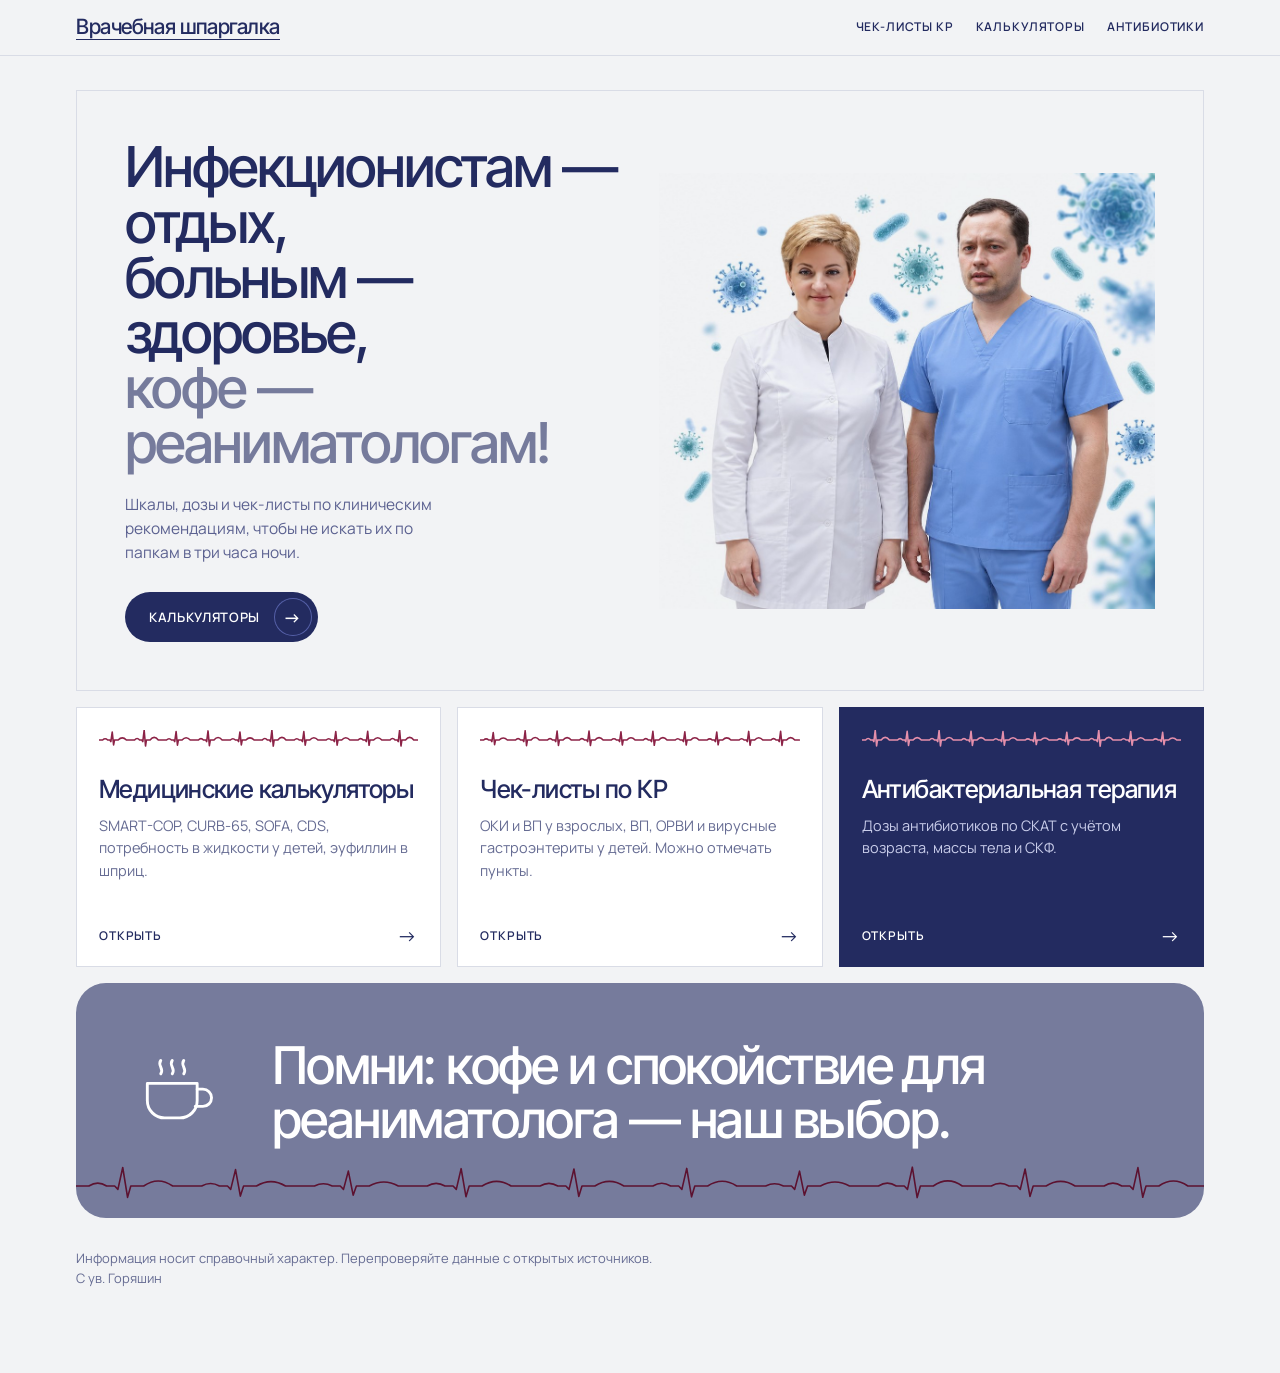
<file: index.html>
<!doctype html>
<html lang="ru">
<head>
<meta charset="utf-8">
<meta name="viewport" content="width=device-width, initial-scale=1, viewport-fit=cover">
<title>Врачебная шпаргалка</title>
<link rel="preconnect" href="https://fonts.googleapis.com"><link rel="preconnect" href="https://fonts.gstatic.com" crossorigin>
<link rel="stylesheet" href="https://fonts.googleapis.com/css2?family=Inter+Tight:wght@300;400;500;600&family=Manrope:wght@400;500;600;700&display=swap">
<link rel="stylesheet" href="style.css">
<script src="js/scale.js"></script>
</head>
<body>
<header class="bar"><div class="wrap">
  <a class="brand" href="#home"><b>Врачебная шпаргалка</b></a>
  <nav class="nav" aria-label="Разделы">
    <a href="#kr" data-nav="kr">Чек-листы КР</a>
    <a href="#calc" data-nav="calc">Калькуляторы</a>
    <a href="#abt" data-nav="abt">Антибиотики</a>
  </nav>
</div></header>

<main class="wrap">

<section class="page" id="p-home">
  <div class="hero">
    <div class="hero-text">
      <h1><span>Инфекционистам — отдых,</span> <span>больным — здоровье,</span> <span class="c">кофе — реаниматологам!</span></h1>
      <p>Шкалы, дозы и чек-листы по клиническим рекомендациям, чтобы не искать их по папкам в три часа ночи.</p>
      <a class="cta" href="#calc">Калькуляторы<i></i></a>
    </div>
    <div class="hero-img" role="img" aria-label="Врач и врач в хирургической форме на фоне вирусов и бактерий"></div>
  </div>

  <div class="tiles">
    <a class="tile" href="#calc">
      <div class="wv" data-wave="14"></div>
      <h2>Медицинские калькуляторы</h2>
      <p>SMART-COP, CURB-65, SOFA, CDS, потребность в жидкости у детей, эуфиллин в шприц.</p>
      <span class="go">Открыть</span>
    </a>
    <a class="tile" href="#kr">
      <div class="wv" data-wave="14"></div>
      <h2>Чек-листы по КР</h2>
      <p>ОКИ и ВП у взрослых, ВП, ОРВИ и вирусные гастроэнтериты у детей. Можно отмечать пункты.</p>
      <span class="go">Открыть</span>
    </a>
    <a class="tile feat" href="#abt">
      <div class="wv" data-wave="14"></div>
      <h2>Антибактериальная терапия</h2>
      <p>Дозы антибиотиков по СКАТ с учётом возраста, массы тела и СКФ.</p>
      <span class="go">Открыть</span>
    </a>
  </div>

  <div class="quote">
    <svg class="cup" viewBox="0 0 96 96" fill="none" stroke="currentColor" stroke-width="3" stroke-linecap="round" stroke-linejoin="round" aria-hidden="true"><path d="M16 38h52v18a18 18 0 0 1-18 18H34A18 18 0 0 1 16 56z"/><path d="M68 44h6a9 9 0 0 1 0 18h-8"/><path d="M30 14c-4 6 4 8 0 14M42 14c-4 6 4 8 0 14M54 14c-4 6 4 8 0 14"/></svg>
    <p>Помни: кофе и спокойствие для реаниматолога — наш выбор.</p>
    <div class="wave" data-wave="40"></div>
  </div>
  <p class="foot">Информация носит справочный характер. Перепроверяйте данные с открытых источников.<br>С ув. Горяшин</p>
</section>

<section class="page" id="p-kr" hidden>
  <h1>Чек-листы по клиническим рекомендациям</h1>
  <div id="kr-list"></div>
</section>

<section class="page" id="p-calc" hidden>
  <h1>Медицинские калькуляторы</h1>
  <div class="tabs" role="tablist" id="calc-tabs"></div>
  <div id="calc-box"></div>
</section>

<section class="page" id="p-abt" hidden>
  <h1>Антибактериальная терапия</h1>
  <div class="card">
    <div class="pt-row">
      <label class="f"><span>Возраст</span><span class="inp"><input type="number" id="a-age" min="0" max="120" step="any" inputmode="decimal" placeholder="например, 4"><select id="a-unit" aria-label="Единица возраста"><option value="y">лет</option><option value="m">мес</option></select></span></label>
      <label class="f"><span>Масса тела</span><span class="inp"><input type="number" id="a-kg" min="0.3" max="300" step="any" inputmode="decimal" placeholder="например, 16"><u>кг</u></span></label>
    </div>
    <div class="gfr-row">
      <label class="chk"><input type="checkbox" id="a-gfr-on"><span><b>Учитывать СКФ</b></span></label>
      <div class="renal" id="a-renal"><label class="f"><span>СКФ</span><span class="inp"><input type="number" id="a-gfr" min="0" max="200" step="any" inputmode="decimal" placeholder="например, 40"><u>мл/мин</u></span></label></div>
    </div>
    <p class="note" id="a-gfr-note"></p>
    <div class="who" id="a-who"></div>
  </div>
  <div class="card" style="margin-top:12px;padding:12px 16px">
    <div class="abt-top drug-row">
      <div class="f"><span id="a-drug-l">Препарат</span><div class="cb"><input type="text" id="a-drug-in" placeholder="Выберите препарат" autocomplete="off" role="combobox" aria-expanded="false" aria-controls="a-list" aria-labelledby="a-drug-l"><button type="button" id="a-clear" aria-label="Очистить выбор" hidden>×</button><ul id="a-list" role="listbox" aria-labelledby="a-drug-l" hidden></ul></div></div>
      <label class="f"><span>Путь введения</span><select id="a-route"></select></label>
    </div>
  </div>
  <div id="a-out" class="drugs"></div>
  <p class="foot" id="a-foot"></p>
</section>

</main>

<script src="js/kr-data.js"></script>
<script src="js/calcs.js"></script>
<script src="js/abt-data.js"></script>
<script src="js/abt-ui.js"></script>
<script src="js/app.js"></script>
</body>
</html>
</file>
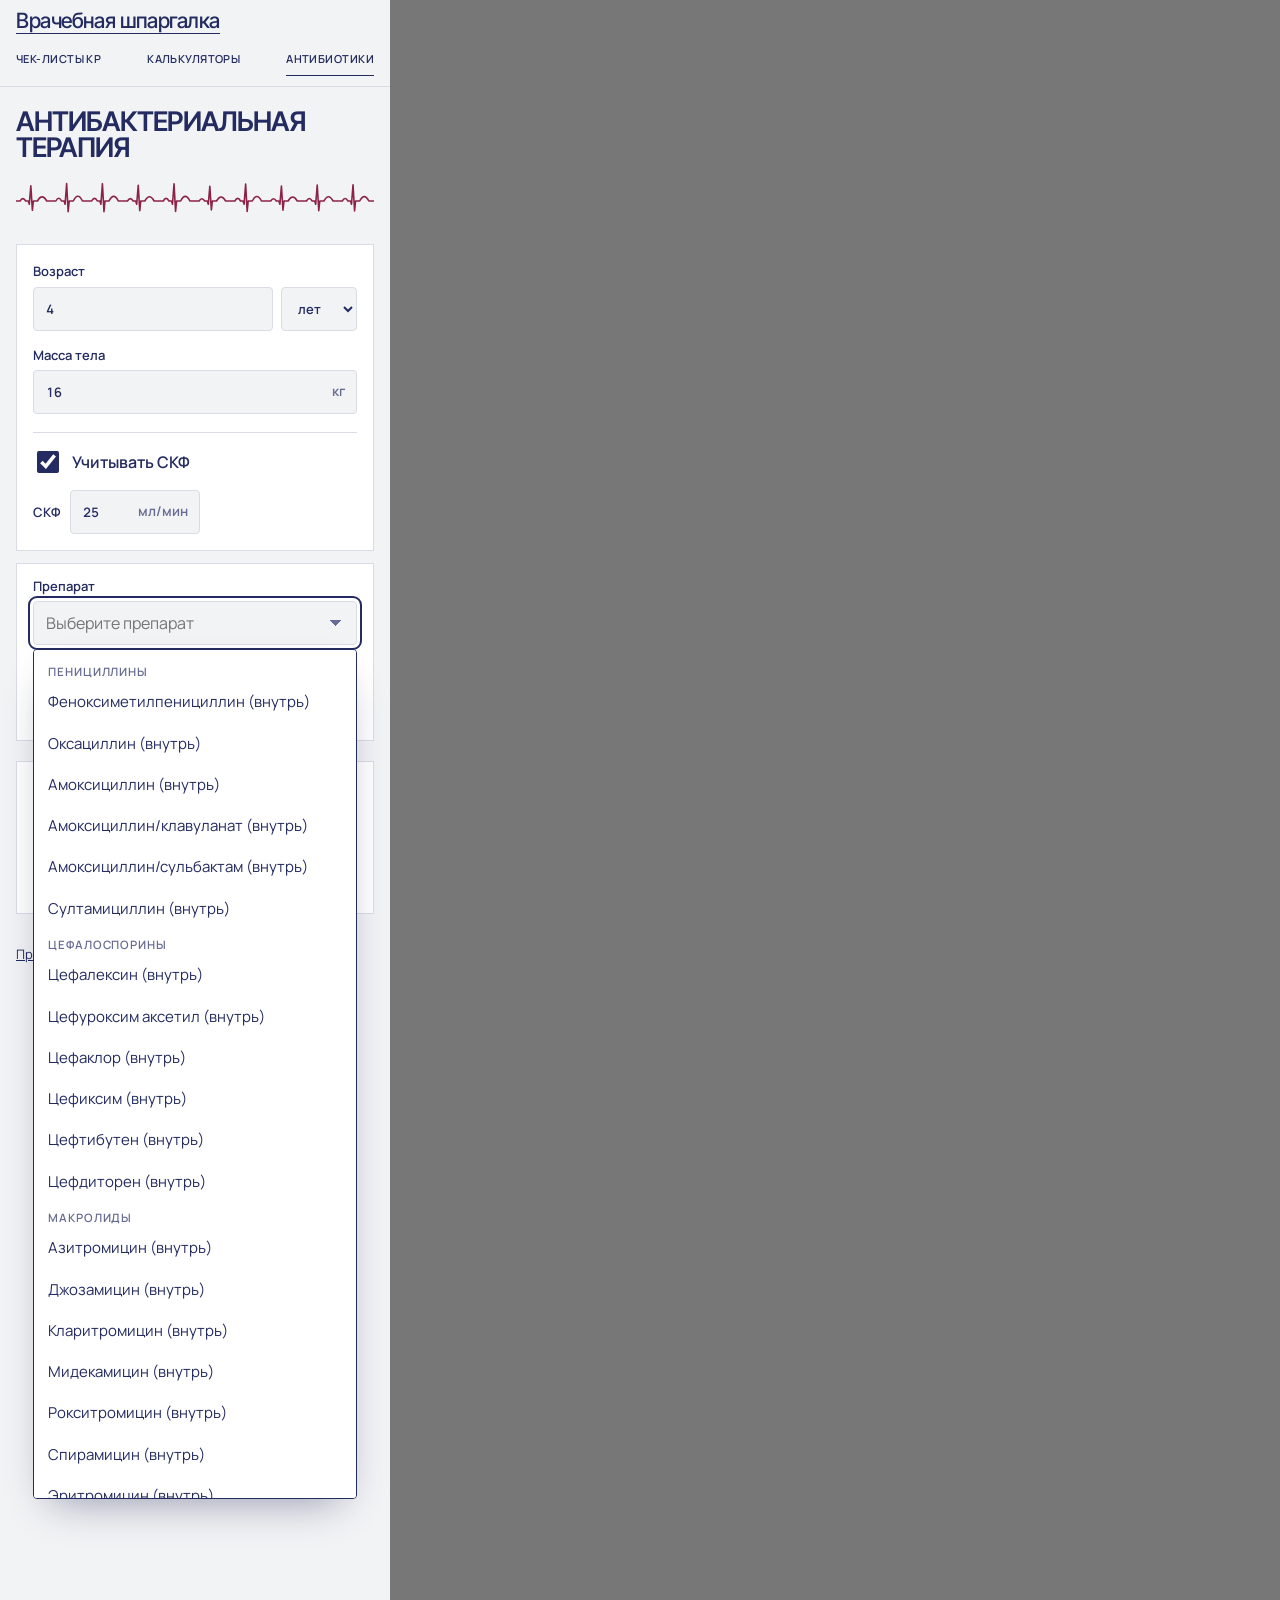
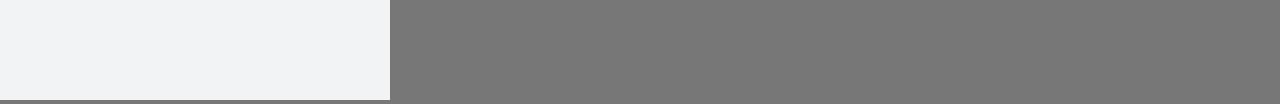
<file: fm_abt.html>
<!doctype html><meta charset="utf-8"><body style="margin:0;background:#777"><iframe id="f" src="index.html#abt" style="width:390px;height:1700px;border:0;background:#fff"></iframe>
<script>
f.onload=()=>{setTimeout(()=>{const d=f.contentDocument;
if('abt'==='kr'){d.querySelector('details.kr').open=true}
if('abt'==='abt'){const s=(id,v)=>{const e=d.getElementById(id);e.value=v;e.dispatchEvent(new Event('input',{bubbles:true}))};s('a-age','4');s('a-kg','16');const c=d.getElementById('a-gfr-on');c.checked=true;c.dispatchEvent(new Event('change',{bubbles:true}));s('a-gfr','25');d.getElementById('a-drug-in').focus()}
},500)};
</script>
</file>
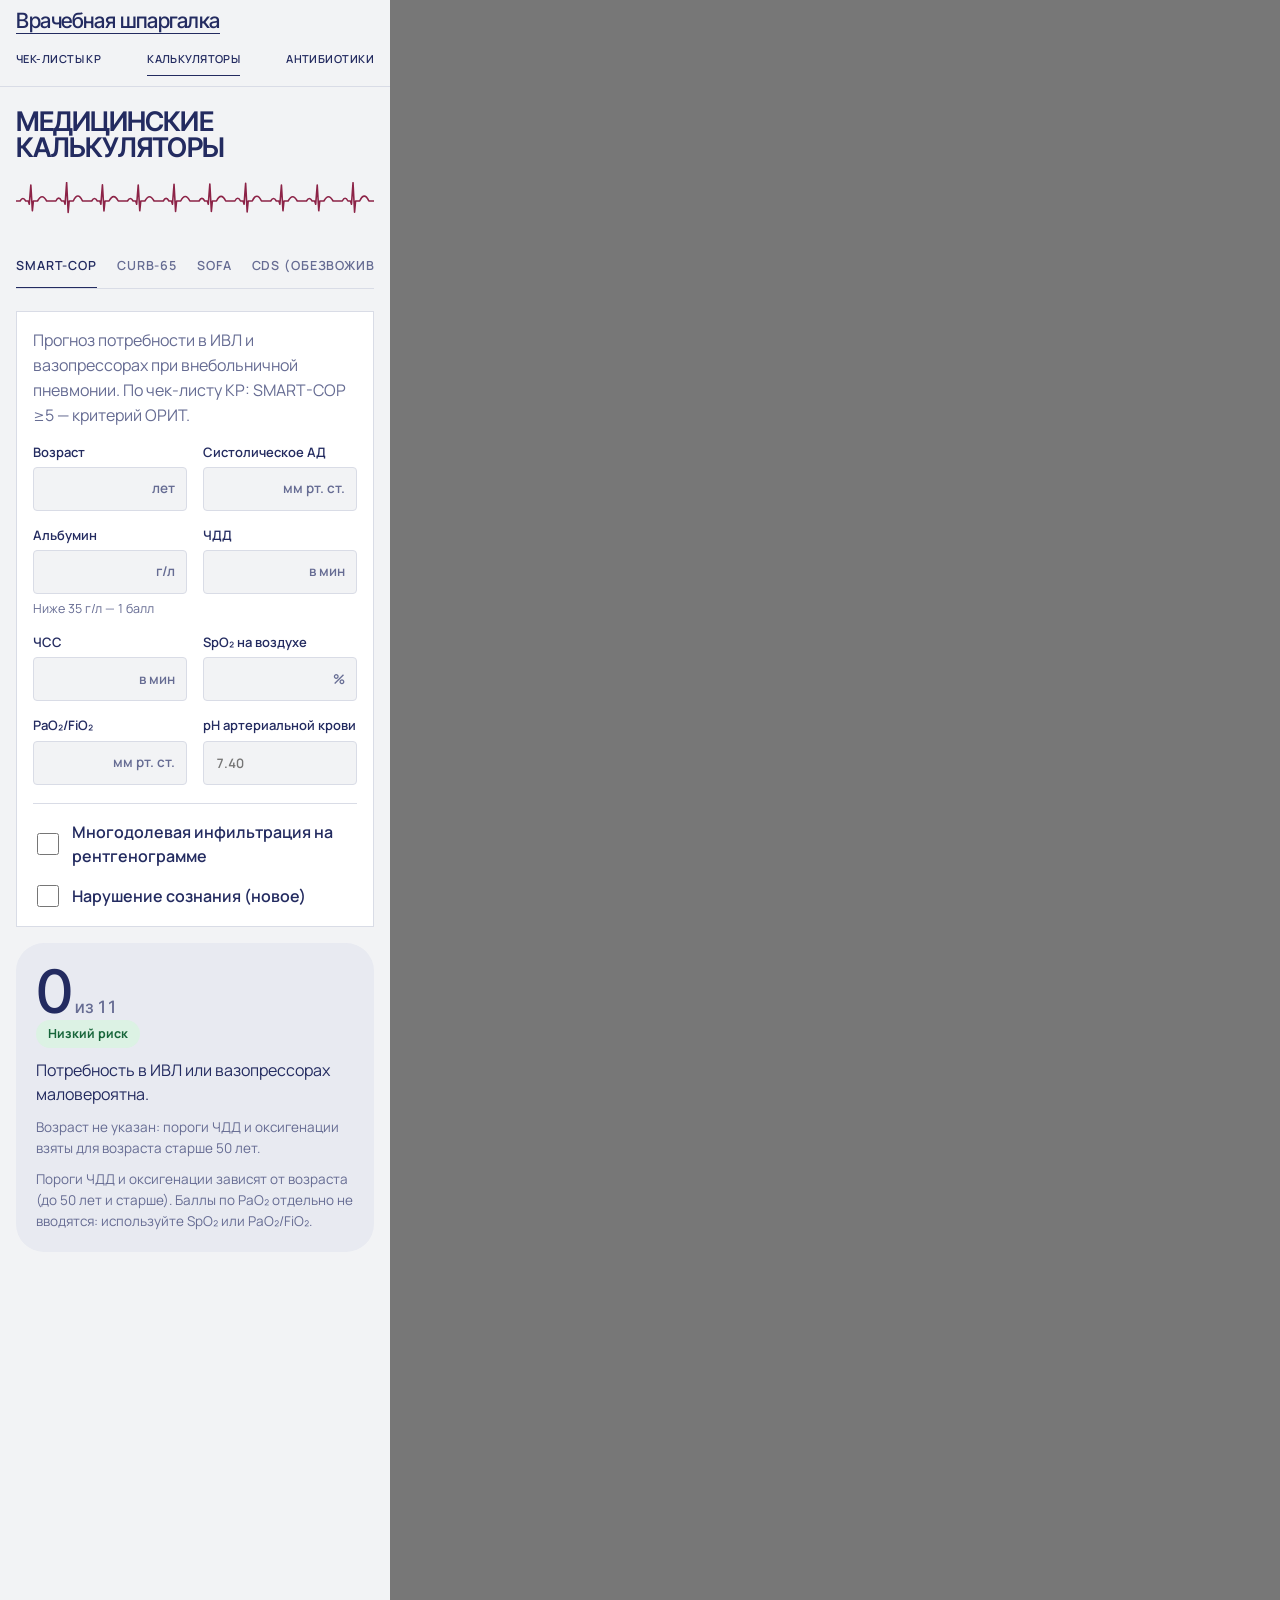
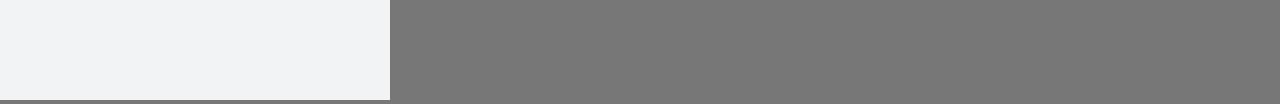
<file: fm_calc.html>
<!doctype html><meta charset="utf-8"><body style="margin:0;background:#777"><iframe id="f" src="index.html#calc" style="width:390px;height:1700px;border:0;background:#fff"></iframe>
<script>
f.onload=()=>{setTimeout(()=>{const d=f.contentDocument;
if('calc'==='kr'){d.querySelector('details.kr').open=true}
if('calc'==='abt'){const s=(id,v)=>{const e=d.getElementById(id);e.value=v;e.dispatchEvent(new Event('input',{bubbles:true}))};s('a-age','4');s('a-kg','16');const c=d.getElementById('a-gfr-on');c.checked=true;c.dispatchEvent(new Event('change',{bubbles:true}));s('a-gfr','25');d.getElementById('a-drug-in').focus()}
},500)};
</script>
</file>
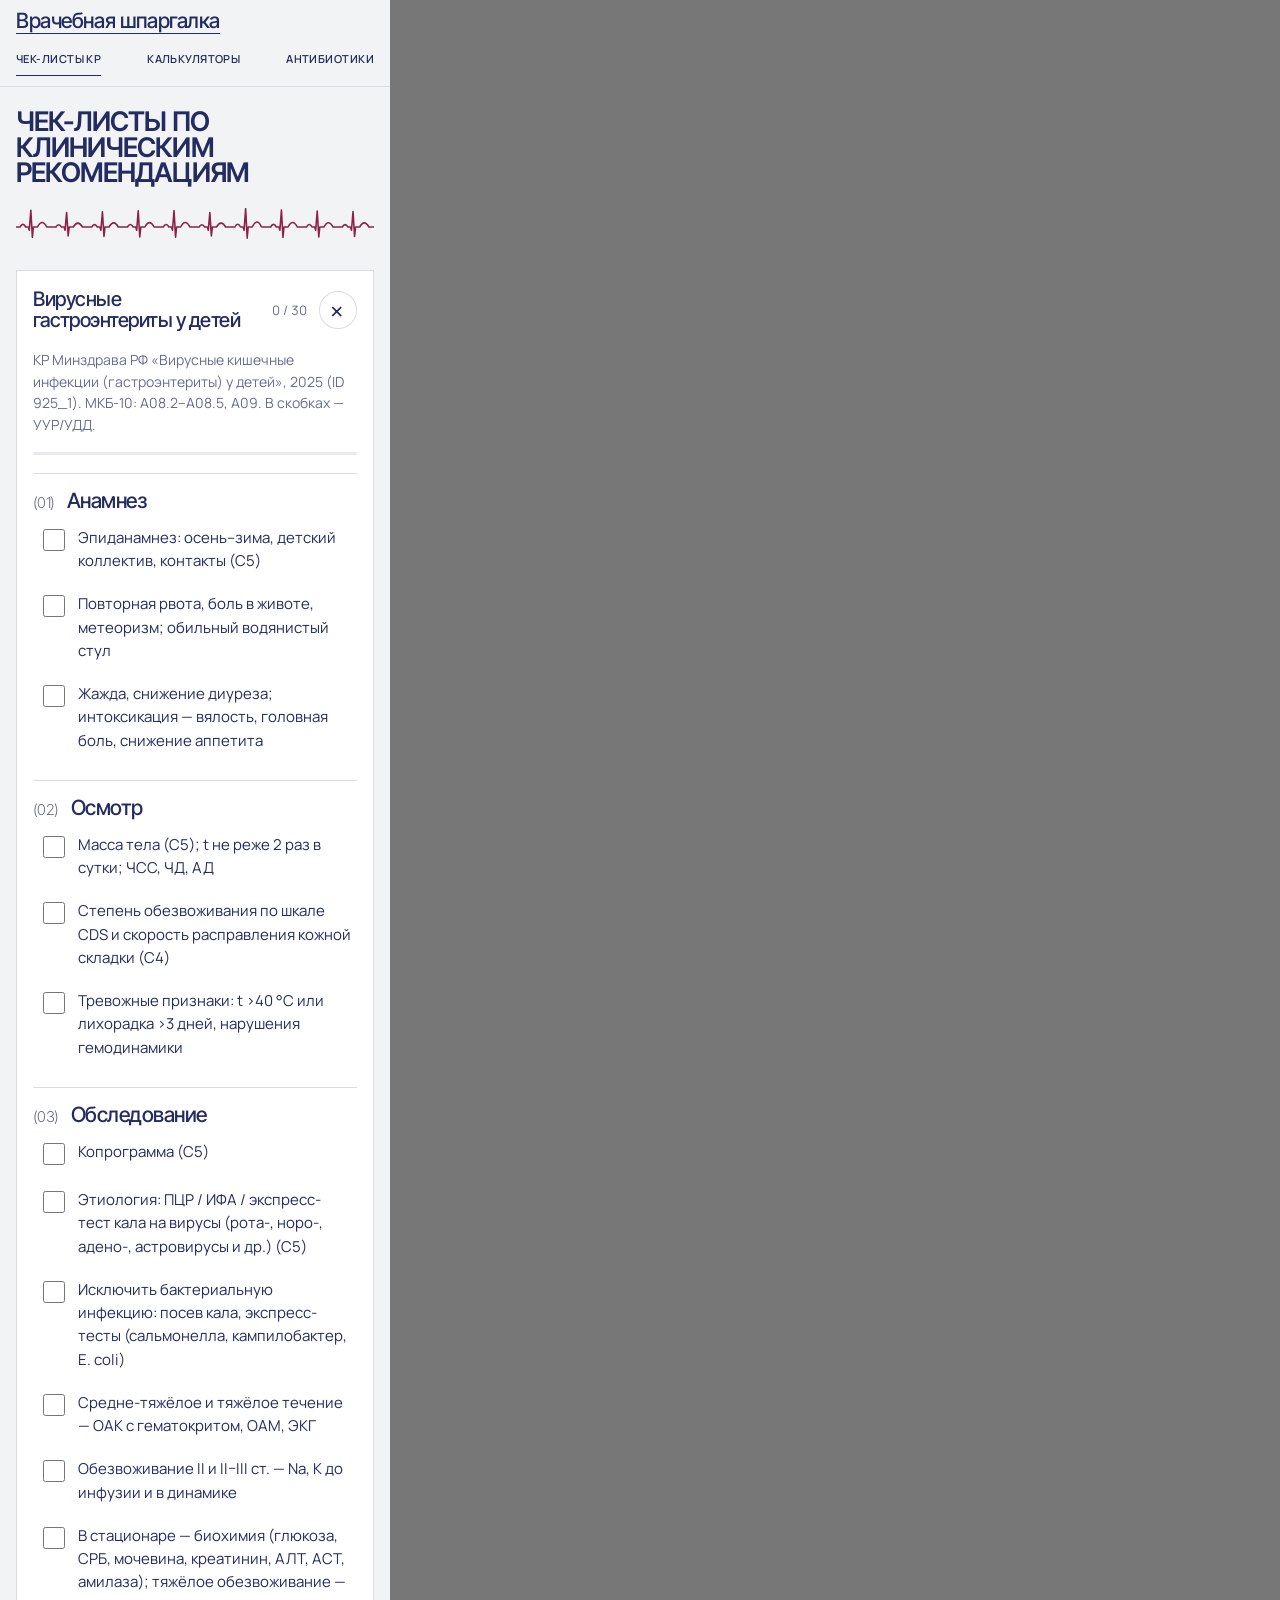
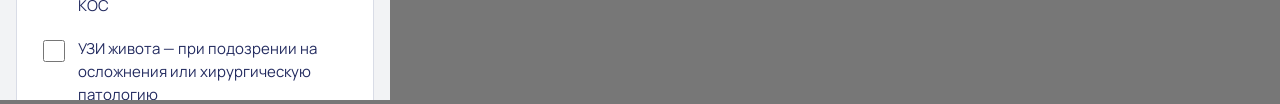
<file: fm_kr.html>
<!doctype html><meta charset="utf-8"><body style="margin:0;background:#777"><iframe id="f" src="index.html#kr" style="width:390px;height:1700px;border:0;background:#fff"></iframe>
<script>
f.onload=()=>{setTimeout(()=>{const d=f.contentDocument;
if('kr'==='kr'){d.querySelector('details.kr').open=true}
if('kr'==='abt'){const s=(id,v)=>{const e=d.getElementById(id);e.value=v;e.dispatchEvent(new Event('input',{bubbles:true}))};s('a-age','4');s('a-kg','16');const c=d.getElementById('a-gfr-on');c.checked=true;c.dispatchEvent(new Event('change',{bubbles:true}));s('a-gfr','25');d.getElementById('a-drug-in').focus()}
},500)};
</script>
</file>
<file: style.css>
/* Layout: quiet off-white page, hairline square cards, one slate panel per screen, navy pill buttons with arrow, sound-wave dividers (ENT redesign reference) */
:root{
  --bg:#f2f3f5; --surface:#ffffff; --surface2:#e8eaf1; --fg:#232b60; --muted:#666c93; --line:#d9dce6;
  --accent:#232b60; --accent-fg:#ffffff; --accent-soft:#e3e6f4;
  --panel:#767b9c; --panel-fg:#ffffff; --wave:#8c2347;
  --ok:#17653a; --ok-soft:#dcf2e4; --warn:#8a5a00; --warn-soft:#fdf0cf; --bad:#b3261e; --bad-soft:#fbe2df;
  --hero-bg:#f2f3f5; --hero-fg:#232b60; --hero-mute:#5b6190;
  color-scheme:light;
  --font-d:'Inter Tight','Segoe UI',system-ui,sans-serif; --font-b:'Manrope','Segoe UI',system-ui,sans-serif;
}
@media (prefers-color-scheme: dark){:root:not([data-theme="light"]){
  --bg:#10142e; --surface:#181d42; --surface2:#21285a; --fg:#eef0fb; --muted:#a5abd0; --line:#2f3670;
  --accent:#b4bbf2; --accent-fg:#10142e; --accent-soft:#2a3170; --panel:#4a5190; --panel-fg:#ffffff; --wave:#e07a9a;
  --ok:#74d39b; --ok-soft:#173a29; --warn:#f0c768; --warn-soft:#3b2f12; --bad:#ff8f86; --bad-soft:#431c1a; color-scheme:dark}}
:root[data-theme="dark"]{
  --bg:#10142e; --surface:#181d42; --surface2:#21285a; --fg:#eef0fb; --muted:#a5abd0; --line:#2f3670;
  --accent:#b4bbf2; --accent-fg:#10142e; --accent-soft:#2a3170; --panel:#4a5190; --panel-fg:#ffffff; --wave:#e07a9a;
  --ok:#74d39b; --ok-soft:#173a29; --warn:#f0c768; --warn-soft:#3b2f12; --bad:#ff8f86; --bad-soft:#431c1a; color-scheme:dark}
*{box-sizing:border-box}
[hidden]{display:none!important}
img{max-width:100%}
body{margin:0;background:var(--bg);color:var(--fg);font:400 16px/1.55 var(--font-b);-webkit-text-size-adjust:100%}
a{color:var(--accent)}
h1,h2,h3{font-family:var(--font-d);font-weight:500;line-height:1.05;letter-spacing:-.025em;text-wrap:balance;margin:0}
button,input,select{font:inherit;color:inherit}
:focus-visible{outline:2px solid var(--accent);outline-offset:3px;border-radius:4px}
.wrap{max-width:1160px;margin:0 auto;padding-left:max(16px,env(safe-area-inset-left,0px));padding-right:max(16px,env(safe-area-inset-right,0px))}
body::before{content:"";position:fixed;inset:0 0 auto;height:env(safe-area-inset-top,0px);z-index:30;background:var(--bg)}

/* top bar */
.bar{position:sticky;top:env(safe-area-inset-top,0px);z-index:20;background:var(--bg);border-bottom:1px solid var(--line)}
.bar .wrap{display:flex;align-items:center;gap:6px 28px;flex-wrap:wrap;padding-block:14px}
.brand{font:500 21px/1 var(--font-d);letter-spacing:-.02em;color:var(--fg);text-decoration:none;margin-right:auto;display:flex;flex-direction:column;gap:5px}
.brand b{font-weight:500;border-bottom:1px solid var(--fg);padding-bottom:2px;align-self:flex-start}
.nav{display:flex;gap:2px 22px;flex-wrap:wrap}
.nav a{padding:6px 0;text-decoration:none;color:var(--fg);font:600 12px/1.2 var(--font-b);text-transform:uppercase;letter-spacing:.07em;border-bottom:1px solid transparent}
.nav a:hover,.nav a[aria-current="page"]{border-bottom-color:var(--fg)}

main{padding-block:34px 72px}
.page[hidden]{display:none!important}
.page>h1{font-size:clamp(27px,6vw,66px);font-weight:600;text-transform:uppercase;letter-spacing:-.035em;line-height:.95;margin-bottom:22px}
.lead{color:var(--muted);max-width:62ch;margin:0 0 26px}
.wave{color:var(--wave);height:38px;margin:0 0 24px;overflow:hidden}
.wave svg{display:block;width:100%;height:100%}

/* buttons */
.cta{display:inline-flex;align-items:center;text-decoration:none;color:#fff;background:#232b60;border-radius:999px;padding:6px 6px 6px 24px;font:600 13px/1 var(--font-b);text-transform:uppercase;letter-spacing:.05em}
.cta i{display:grid;place-items:center;width:38px;height:38px;border-radius:50%;margin-left:14px;box-shadow:0 0 0 1px #5560a8 inset;transition:transform .2s}
.cta:hover i{transform:translateX(4px)}
.cta i::before{content:"→";font-style:normal;font-size:18px}

/* hero */
.hero{display:grid;grid-template-columns:6fr 6fr;align-items:center;gap:clamp(8px,3vw,40px);background:var(--hero-bg);color:var(--hero-fg);padding:clamp(18px,4vw,48px);border:1px solid var(--line)}
.hero-text{min-width:0}
.hero h1{font-size:clamp(30px,4.4vw,62px);font-weight:500;letter-spacing:-.035em;line-height:.98}
.hero h1 span{display:block}
.hero h1 .c{color:#767b9c}
.hero p{margin:22px 0 28px;color:var(--hero-mute);max-width:38ch;font-size:15.5px}
.hero-img{aspect-ratio:1070/941;background:url(hero.jpg) right center/auto 100% no-repeat;mix-blend-mode:multiply;min-height:240px}

/* tiles */
.tiles{display:grid;grid-template-columns:repeat(3,minmax(0,1fr));gap:16px;margin-top:16px}
.tile{display:flex;flex-direction:column;gap:12px;min-height:260px;padding:22px 22px 20px;background:var(--surface);border:1px solid var(--line);text-decoration:none;color:var(--fg);transition:border-color .2s,transform .2s}
.tile:hover{border-color:var(--fg);transform:translateY(-2px)}
.tile .wv{color:var(--wave);height:20px;margin:0 0 14px}
.tile .wv svg{width:100%;height:100%;display:block}
.tile h2{font-size:25px}
.tile p{margin:0;color:var(--muted);font-size:14.5px}
.tile .go{margin-top:auto;font:600 12px/1 var(--font-b);text-transform:uppercase;letter-spacing:.07em;display:flex;justify-content:space-between;align-items:center}
.tile .go::after{content:"→";font-size:20px;font-weight:400;transition:transform .2s}
.tile:hover .go::after{transform:translateX(5px)}
.tile.feat{background:#232b60;color:#fff;border-color:#232b60}
.tile.feat p{color:#c9cdea}
.tile.feat .wv{color:#e58fab}
.quote{margin-top:16px;display:flex;align-items:center;gap:clamp(18px,4vw,48px);background:var(--panel);color:var(--panel-fg);border-radius:30px;padding:clamp(26px,5vw,56px) clamp(22px,5vw,56px) clamp(40px,6vw,72px);overflow:hidden;position:relative}
.quote svg.cup{flex:none;width:clamp(56px,9vw,92px);height:auto}
.quote p{margin:0;font:500 clamp(26px,4.4vw,52px)/1.02 var(--font-d);letter-spacing:-.03em;text-wrap:balance;position:relative}
.quote .wave{position:absolute;inset:auto 0 12px 0;margin:0;color:#5c1230;height:40px}
.foot{margin-top:30px;color:var(--muted);font-size:13px;max-width:82ch}

/* cards, forms */
.card{background:var(--surface);border:1px solid var(--line);padding:clamp(16px,3vw,28px)}
.tabs{display:flex;gap:4px 22px;flex-wrap:wrap;margin-bottom:22px;border-bottom:1px solid var(--line)}
.tabs button{padding:10px 0;border:0;border-bottom:2px solid transparent;margin-bottom:-1px;background:none;cursor:pointer;font:600 12.5px/1.2 var(--font-b);text-transform:uppercase;letter-spacing:.07em;color:var(--muted)}
.tabs button:hover{color:var(--fg)}
.tabs button[aria-selected="true"]{color:var(--fg);border-bottom-color:var(--fg)}
.calc{display:none}.calc.on{display:block}
.calc-grid{display:grid;grid-template-columns:minmax(0,1.1fr) minmax(0,1fr);gap:16px;align-items:start}
.fields{display:grid;gap:14px 16px;align-items:start}
.checks{display:flex;flex-wrap:wrap;gap:12px 28px;margin-top:18px;padding-top:16px;border-top:1px solid var(--line)}
.checks .chk{border:0;background:none;padding:0;align-items:center}
.checks .chk small{display:inline;margin-left:6px}
.pt-row{display:grid;grid-template-columns:repeat(2,minmax(0,1fr));gap:14px 16px;align-items:start}
.gfr-row{display:flex;align-items:center;gap:14px 28px;flex-wrap:wrap;margin-top:18px;padding-top:16px;border-top:1px solid var(--line)}
.gfr-row .chk{border:0;background:none;padding:0;align-items:center}
.gfr-row .renal{margin:0}
.gfr-row .renal .f{flex-direction:row;align-items:center;gap:10px}
.gfr-row .renal .f>span:first-child{white-space:nowrap}
.gfr-row .renal .inp input{width:130px}
.fields.two{grid-template-columns:repeat(2,minmax(0,1fr))}
.f{display:flex;flex-direction:column;gap:5px;min-width:0}
.f>span{font-size:13px;font-weight:600}
.f small{color:var(--muted);font-size:12.5px}
.inp{display:flex;align-items:center;gap:8px}
.inp select{width:auto!important;min-width:76px}
.inp{position:relative}
.inp u{text-decoration:none;color:var(--muted);font-size:13.5px;white-space:nowrap;position:absolute;right:12px;pointer-events:none}
.inp:has(u) input{padding-right:78px}
input[type=number],select,input[type=search],input[type=text]{width:100%;min-width:0;height:44px;padding:0 12px;border:1px solid var(--line);border-radius:4px;background:var(--bg);font-variant-numeric:tabular-nums}
input[type=number]:focus,select:focus,input[type=search]:focus{border-color:var(--fg);outline:none}
.chk{display:flex;gap:10px;align-items:flex-start;padding:11px 12px;border:1px solid var(--line);border-radius:4px;cursor:pointer;background:var(--bg)}
.chk input{width:20px;height:20px;margin-top:2px;accent-color:#232b60;flex:none}
.chk b{font-weight:600}
.chk small{display:block;color:var(--muted);font-size:12.5px}
.res{position:sticky;top:calc(env(safe-area-inset-top,0px) + 92px);border-radius:28px;padding:clamp(20px,3vw,30px);background:var(--surface2)}
.score{font:500 72px/.95 var(--font-d);letter-spacing:-.04em;font-variant-numeric:tabular-nums}
.score small{font-size:17px;color:var(--muted);font-weight:500;letter-spacing:0}
.pill{display:inline-block;padding:4px 12px;border-radius:999px;font-size:12.5px;font-weight:700}
.pill.ok{background:var(--ok-soft);color:var(--ok)}.pill.warn{background:var(--warn-soft);color:var(--warn)}.pill.bad{background:var(--bad-soft);color:var(--bad)}.pill.info{background:var(--accent-soft);color:var(--accent)}
.res p{margin:10px 0 0}
.res ul{margin:10px 0 0;padding-left:20px;font-size:14.5px}
.res .row{display:flex;justify-content:space-between;gap:12px;padding:9px 0;border-bottom:1px solid var(--line);font-size:15px}
.res .row b{font-variant-numeric:tabular-nums;text-align:right;font-weight:600}
.note{font-size:13.5px;color:var(--muted);margin:12px 0 0}
.big{font:500 34px/1.05 var(--font-d);letter-spacing:-.03em;font-variant-numeric:tabular-nums}

/* checklists */
details.kr{background:var(--surface);border:1px solid var(--line);margin-bottom:10px}
details.kr>summary{list-style:none;cursor:pointer;padding:22px;display:flex;gap:18px;align-items:center}
details.kr>summary::-webkit-details-marker{display:none}
details.kr>summary h2{font-size:clamp(20px,2.6vw,28px);flex:1}
details.kr>summary .cnt{font-size:13px;color:var(--muted);font-variant-numeric:tabular-nums;white-space:nowrap}
details.kr>summary::after{content:"+";font:300 28px/1 var(--font-d);flex:none;width:36px;height:36px;display:grid;place-items:center;border:1px solid var(--line);border-radius:50%;transition:transform .2s}
details.kr[open]>summary::after{transform:rotate(45deg)}
.kr-body{padding:0 22px 24px}
.kr-meta{color:var(--muted);font-size:14px;margin:0 0 16px;max-width:90ch}
.bartrack{height:3px;background:var(--surface2);margin-bottom:10px}
.bartrack i{display:block;height:100%;background:var(--fg);width:0;transition:width .2s}
.sec{margin-top:18px;display:grid;grid-template-columns:minmax(0,240px) minmax(0,1fr);gap:4px 24px;border-top:1px solid var(--line);padding-top:16px}
.sec h3{font-size:21px;display:flex;gap:12px;align-items:baseline;align-self:start}
.sec h3 em{font:300 15px var(--font-d);font-style:normal;color:var(--muted)}
.sec.no h3{color:var(--bad)}
.sec label{display:flex;gap:10px;padding:7px 8px;cursor:pointer;font-size:15px;align-items:flex-start}
.sec label:hover{background:var(--bg)}
.sec input{width:19px;height:19px;margin-top:3px;flex:none;accent-color:#232b60}
.sec input:checked+span{color:var(--muted);text-decoration:line-through;text-decoration-color:var(--line)}
.sec.no input{accent-color:var(--bad)}
.kr-foot{font-size:13px;color:var(--muted);margin-top:18px}
.kr-tools{display:flex;gap:8px;margin-top:14px}
.btn{padding:10px 16px;border-radius:999px;border:1px solid var(--fg);background:transparent;cursor:pointer;font:600 12px/1 var(--font-b);text-transform:uppercase;letter-spacing:.06em;color:var(--fg)}
.btn:hover{background:var(--fg);color:var(--bg)}

/* antibiotics */
.cb{position:relative}
.cb input{padding-right:84px;cursor:pointer;background-image:linear-gradient(45deg,transparent 50%,var(--muted) 50%),linear-gradient(135deg,var(--muted) 50%,transparent 50%);background-position:calc(100% - 20px) 50%,calc(100% - 14px) 50%;background-size:6px 6px;background-repeat:no-repeat}
.cb #a-clear{position:absolute;right:34px;top:50%;transform:translateY(-50%);width:30px;height:30px;border:0;border-radius:50%;background:none;font-size:22px;line-height:1;cursor:pointer;color:var(--muted)}
.cb #a-clear:hover{background:var(--surface2);color:var(--fg)}
.cb ul{position:absolute;z-index:15;left:0;right:0;top:calc(100% + 4px);max-height:min(420px,60vh);overflow:auto;margin:0;padding:6px 0;list-style:none;background:var(--surface);border:1px solid var(--fg);border-radius:4px;box-shadow:0 18px 40px -18px rgba(20,25,70,.45)}
.cb li.grp{padding:10px 14px 4px;font:600 11.5px/1 var(--font-b);text-transform:uppercase;letter-spacing:.08em;color:var(--muted)}
.cb li.opt{padding:9px 14px;cursor:pointer;font-size:15px}
.cb li.opt:hover,.cb li.opt.act{background:var(--accent-soft)}
.cb li.opt.cur{font-weight:700}
.abt-top{display:grid;grid-template-columns:repeat(4,minmax(0,1fr));gap:14px;align-items:end}
.abt-top .chk{grid-column:span 2}
.renal{margin-top:14px;display:none}.renal.on{display:block}
.who{margin:16px 0 0;display:flex;gap:10px;flex-wrap:wrap;align-items:center;font-size:14.5px}
.banner{padding:12px 14px;font-size:14.5px;margin-top:12px;background:var(--warn-soft);color:var(--warn)}
.drugs{margin-top:20px;display:grid;gap:8px}
.drugs h3{font:600 12px/1 var(--font-b);text-transform:uppercase;letter-spacing:.08em;color:var(--muted);margin:22px 0 4px}
details.drug{background:var(--surface);border:1px solid var(--line)}
details.drug>summary{list-style:none;cursor:pointer;display:grid;grid-template-columns:minmax(0,1.2fr) minmax(0,1.8fr) auto;gap:10px;align-items:center;padding:14px 16px}
details.drug>summary::-webkit-details-marker{display:none}
details.drug .nm{font:500 18px/1.2 var(--font-d);letter-spacing:-.015em}
details.drug .sm{color:var(--muted);font-size:14px;font-variant-numeric:tabular-nums}
details.drug.isvk{border-color:var(--bad)}
.drug-body{padding:2px 16px 16px;display:grid;gap:10px}
.blk{border-radius:4px;padding:12px 14px;background:var(--surface2);font-size:14.5px}
.blk h4{margin:0 0 4px;font:700 12px var(--font-b);color:var(--muted);text-transform:uppercase;letter-spacing:.06em}
.blk div{font-variant-numeric:tabular-nums}
.blk.ren{background:var(--accent-soft)}
.vk{border-radius:20px;padding:16px 18px;background:#b3261e;color:#fff;font-weight:700}
.vk b{display:block;font:600 26px/1.05 var(--font-d);letter-spacing:-.02em}
.vk span{font-weight:500;font-size:14.5px;display:block;margin-top:5px}
.dim{opacity:.6}
.empty{padding:26px;text-align:center;color:var(--wave);font-weight:500}
.src{font-size:12.5px;color:var(--muted)}
.who:empty,.note:empty{display:none}

@media (max-width:860px){
  .tiles{grid-template-columns:1fr}
  .tile{min-height:0}
  .calc-grid{grid-template-columns:1fr}
  .res{position:static}
  .abt-top{grid-template-columns:repeat(2,minmax(0,1fr))}
  .abt-top.drug-row{grid-template-columns:minmax(0,2fr) minmax(0,1fr)}
  .abt-top .chk{grid-column:1/-1}
  details.drug>summary{grid-template-columns:1fr auto}
  details.drug .sm{grid-column:1/-1;order:3}
  .sec{grid-template-columns:1fr}
}
@media (max-width:700px){
  .hero{grid-template-columns:1fr}
  .hero-img{background-size:cover;background-position:right bottom;min-height:0}
  .quote{flex-direction:column;align-items:flex-start;border-radius:24px}
  .quote .wave{display:none}
  .fields.two{grid-template-columns:1fr 1fr}
  .pt-row{grid-template-columns:1fr}
}
@media (max-width:560px){
  .bar .wrap{padding-block:10px;gap:8px 16px}
  .nav{gap:2px 14px;width:100%;justify-content:space-between}
  .nav a{font-size:11px;letter-spacing:.04em;padding:10px 0}
  main{padding-block:22px 56px}
  .tabs{flex-wrap:nowrap;overflow-x:auto;gap:0 20px;scrollbar-width:none;-webkit-overflow-scrolling:touch}
  .tabs::-webkit-scrollbar{display:none}
  .tabs button{white-space:nowrap;padding:14px 0;flex:none}
  .abt-top.drug-row{grid-template-columns:1fr}
  .pt-row{grid-template-columns:1fr}
  .sec label{padding:10px 6px}
  .sec input,.chk input{width:22px;height:22px}
  .checks{flex-direction:column;gap:14px}
  details.kr>summary{padding:18px 16px;gap:12px}
  .kr-body{padding:0 16px 20px}
  .tile{padding:18px}
  .score{font-size:60px}
  .big{font-size:28px}
  .vk b{font-size:22px}
  .cb ul{max-height:50vh}
}
@media (max-width:359px){.fields.two{grid-template-columns:1fr}}
@media (prefers-reduced-motion:reduce){*{transition:none!important}}

/* Единицы vw в режиме «телефон в широком окне» берутся от широкого окна, поэтому задаём размеры явно */
html.m .page>h1{font-size:28px}
html.m .hero{gap:8px;padding:18px}
html.m .hero h1{font-size:30px}
html.m .quote{gap:18px;padding:26px 22px 40px}
html.m .quote svg.cup{width:56px}
html.m .quote p{font-size:26px}
html.m .card{padding:16px}
html.m .res{padding:20px}
html.m details.kr>summary h2{font-size:20px}

/* Телефон в широком окне просмотра: те же правила по классам из scale.js */
html.m860 .tiles{grid-template-columns:1fr}
html.m860 .tile{min-height:0}
html.m860 .calc-grid{grid-template-columns:1fr}
html.m860 .res{position:static}
html.m860 .abt-top{grid-template-columns:repeat(2,minmax(0,1fr))}
html.m860 .abt-top.drug-row{grid-template-columns:minmax(0,2fr) minmax(0,1fr)}
html.m860 .abt-top .chk{grid-column:1/-1}
html.m860 details.drug>summary{grid-template-columns:1fr auto}
html.m860 details.drug .sm{grid-column:1/-1;order:3}
html.m860 .sec{grid-template-columns:1fr}
html.m700 .hero{grid-template-columns:1fr}
html.m700 .hero-img{background-size:cover;background-position:right bottom;min-height:0}
html.m700 .quote{flex-direction:column;align-items:flex-start;border-radius:24px}
html.m700 .quote .wave{display:none}
html.m700 .fields.two{grid-template-columns:1fr 1fr}
html.m700 .pt-row{grid-template-columns:1fr}
html.m560 .bar .wrap{padding-block:10px;gap:8px 16px}
html.m560 .nav{gap:2px 14px;width:100%;justify-content:space-between}
html.m560 .nav a{font-size:11px;letter-spacing:.04em;padding:10px 0}
html.m560 main{padding-block:22px 56px}
html.m560 .tabs{flex-wrap:nowrap;overflow-x:auto;gap:0 20px;scrollbar-width:none;-webkit-overflow-scrolling:touch}
html.m560 .tabs::-webkit-scrollbar{display:none}
html.m560 .tabs button{white-space:nowrap;padding:14px 0;flex:none}
html.m560 .abt-top.drug-row{grid-template-columns:1fr}
html.m560 .pt-row{grid-template-columns:1fr}
html.m560 .sec label{padding:10px 6px}
html.m560 .sec input,html.m560 .chk input{width:22px;height:22px}
html.m560 .checks{flex-direction:column;gap:14px}
html.m560 details.kr>summary{padding:18px 16px;gap:12px}
html.m560 .kr-body{padding:0 16px 20px}
html.m560 .tile{padding:18px}
html.m560 .score{font-size:60px}
html.m560 .big{font-size:28px}
html.m560 .vk b{font-size:22px}
html.m560 .cb ul{max-height:50vh}
html.m359 .fields.two{grid-template-columns:1fr}
</file>
